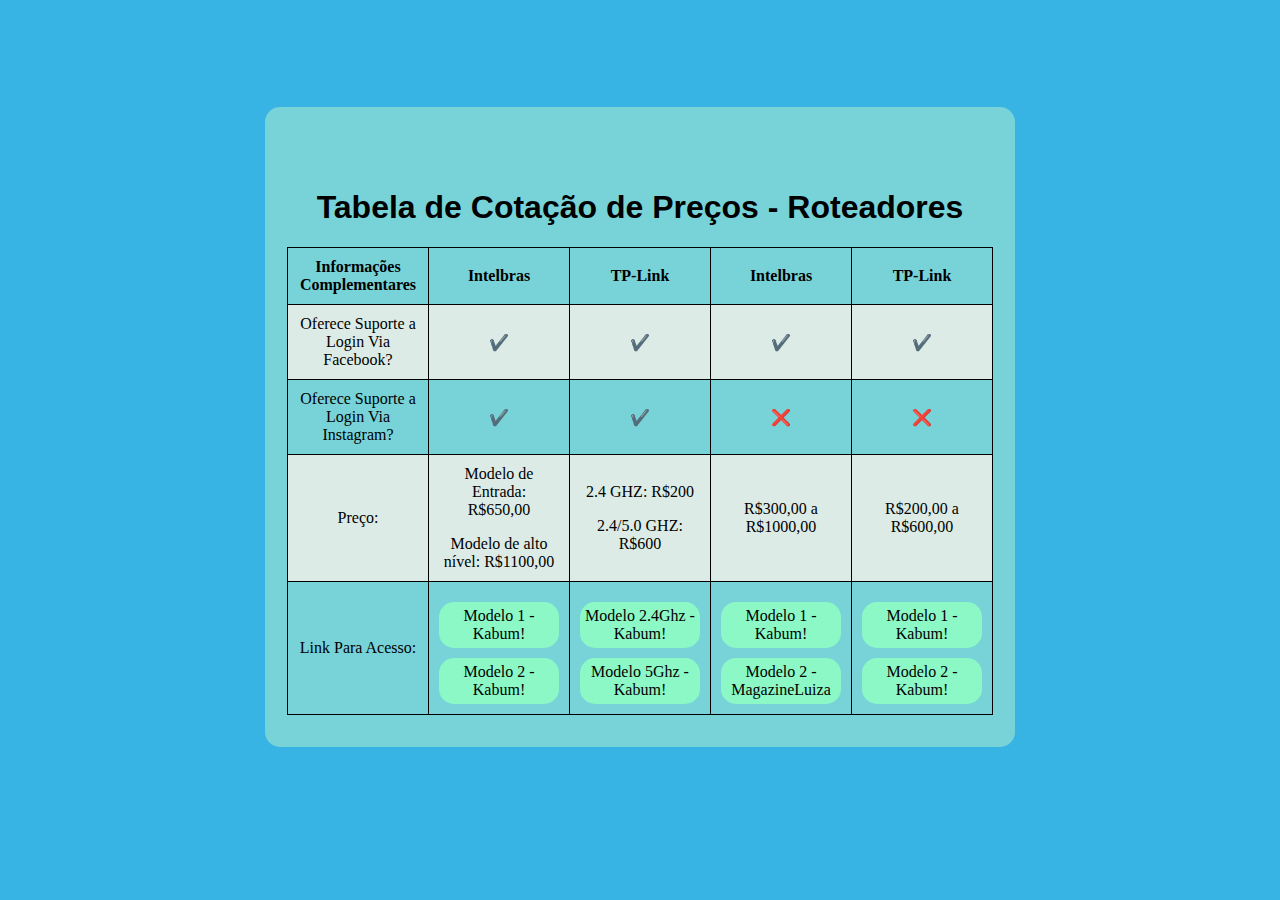
<file: CotacaoDePrecos/index.html>
<!DOCTYPE html>
<html lang="en">

<head>
    <meta charset="UTF-8">
    <meta http-equiv="X-UA-Compatible" content="IE=edge">
    <meta name="viewport" content="width=device-width, initial-scale=1.0">
    <title>Cotação de Preços</title>
    <link rel="stylesheet" type="text/css" href="style.css">
</head>

<body>
    <section>
        <h1>Tabela de Cotação de Preços - Roteadores</h1>
        <table border="1">
            <tr>
                <th colspan="2">Informações Complementares</th>
                <th>Intelbras</th>
                <th>TP-Link</th>
                <th>Intelbras</th>
                <th>TP-Link</th>
            </tr>

            <td colspan="2">Oferece Suporte a Login Via Facebook?</td>
            <td>✔️</td>
            <td>✔️</td>
            <td>✔️</td>
            <td>✔️</td>
            </tr>
            <tr>
                <td colspan="2">Oferece Suporte a Login Via Instagram?</td>
                <td>✔️</td>
                <td>✔️</td>
                <td>❌</td>
                <td>❌</td>
            </tr>
            <tr>
                <td colspan="2">Preço:</td>
                <td>Modelo de Entrada: R$650,00
                    <p></p>
                    Modelo de alto nível: R$1100,00
                </td>
                <td>2.4 GHZ: R$200
                    <p></p>
                    2.4/5.0 GHZ: R$600
                </td>
                <td>R$300,00 a R$1000,00
                </td>
                <td>R$200,00 a R$600,00
                </td>
            </tr>
            <tr>
                <td colspan="2"> Link Para Acesso:</td>
                <td><a href="https://www.kabum.com.br/produto/274074/roteador-access-point-corporativo-bspro-360-check-in-via-instagran-4750119?gclid=EAIaIQobChMIpaTlrrbI_gIVAxTUAR2RAwqVEAQYASABEgLLLPD_BwE"
                        target="_blank">Modelo 1 - Kabum!</a>
                    <a href="https://www.kabum.com.br/produto/391933/roteador-access-point-corporativo-intelbras-bspro-1350-?gclid=EAIaIQobChMI54XgsLbI_gIVJxXUAR0vUgjYEAQYBCABEgJnWfD_BwE"
                        target="_blank">Modelo 2 - Kabum!</a>
                </td>
                <td><a href="kabum.com.br/produto/188719/access-point-tp-link-300mbps-montavel-em-teto-eap115?gclid=EAIaIQobChMI1sbc4bfI_gIV4CytBh2ciwoXEAQYASABEgK7V_D_BwE"
                        target="_blank">Modelo 2.4Ghz - Kabum!</a>
                    <a href="https://www.kabum.com.br/produto/190177/access-point-tp-link-eap225-wireless-ac1200mbps-tpn0040?gclid=EAIaIQobChMI4eeP2bfI_gIVVS-tBh1MZgsLEAQYASABEgLrmPD_BwE"
                        target="_blank">Modelo 5Ghz - Kabum!</a>
                </td>
                <td><a href="https://www.kabum.com.br/produto/131904/access-point-intelbras-corporativo-2-4ghz-300mbps-ap310?gclid=EAIaIQobChMIjabXsrjI_gIVWw6tBh0MGgQ-EAQYASABEgI_5vD_BwE"
                        target="_blank">Modelo 1 - Kabum!</a>
                    <a href="https://www.magazineluiza.com.br/roteador-wireless-intelbras-access-point-ap1750-1750mbps-dualband-2-portas/p/dja240538f/in/rtdr/?&seller_id=efacil&utm_source=google&utm_medium=pla&utm_campaign=&partner_id=70403&gclid=EAIaIQobChMIiviBt7jI_gIVyCZMCh2IGwjSEAQYASABEgIh2_D_BwE&gclsrc=aw.ds"
                        target="_blank">Modelo 2 - MagazineLuiza</a>
                </td>

                <td><a href="https://www.kabum.com.br/produto/162927/roteador-tp-link-4-antenas-dual-band-ac1200-archer-c50?gclid=EAIaIQobChMIp6KVq7nI_gIVwBatBh0M6QJREAQYASABEgKn5vD_BwE"
                        target="_blank">Modelo 1 - Kabum!</a>
                    <a href="https://www.kabum.com.br/produto/190177/access-point-tp-link-eap225-wireless-ac1200mbps-tpn0040?gclid=EAIaIQobChMI0t66qLnI_gIVsA2tBh0cIgenEAQYASABEgISVPD_BwE"
                        target="_blank">Modelo 2 - Kabum!</a>
                </td>




            </tr>

        </table>
    </section>
</body>

</html>
</file>
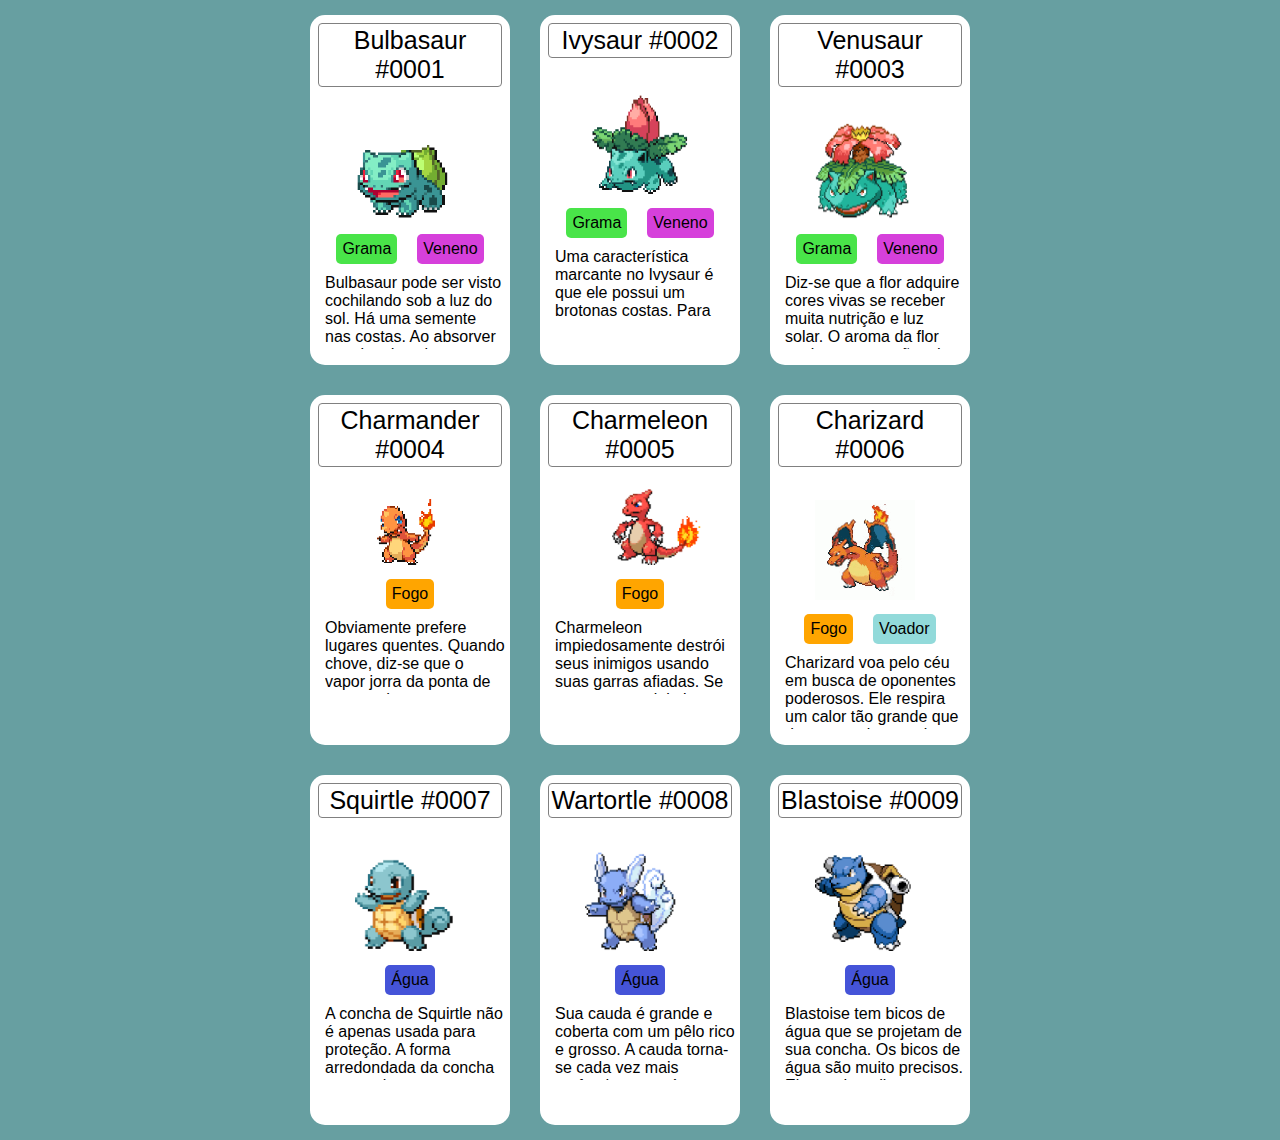
<file: CardsPokemon/paginas/index.html>
<!DOCTYPE html>
<html lang="pt-br">
  <head>
    <meta charset="UTF-8" />
    <meta http-equiv="X-UA-Compatible" content="IE=edge" />
    <meta name="viewport" content="width=device-width, initial-scale=1.0" />
    <link rel="stylesheet" type="text/css" href="../style/syle.css" />
    <title>Pokemon - Paulo Bajona</title>
    <link rel="icon" href="../img/pokebola.png" type="image/png" />
  </head>
  <body>
    <main class="container" id="vertical">
      <section class="item">
        <h1>Bulbasaur #0001</h1>
        <img src="../img/bulbassaur gif.gif" alt="Bulbassauro" />
        <div class="centralizar">
          <p class="grama">Grama</p>
          <p class="veneno">Veneno</p>
        </div>
        <div class="barra">
          <h4>
            Bulbasaur pode ser visto cochilando sob a luz do sol. Há uma semente
            nas costas. Ao absorver os raios do sol, a semente cresce
            progressivamente maior.
          </h4>
        </div>
      </section>
      <section class="item">
        <h1>Ivysaur #0002</h1>
        <img id="ivysaur" src="../img/ivysaur gif.gif" alt="Ivysaur" />
        <div class="centralizar">
          <p class="grama">Grama</p>
          <p class="veneno">Veneno</p>
        </div>
        <div class="barra">
          <h4>
            Uma característica marcante no Ivysaur é que ele possui um brotonas
            costas. Para suportar seu peso, as pernas e o tronco de Ivysaur
            ficam grossos e fortes.
          </h4>
        </div>
      </section>
      <section class="item">
        <h1>Venusaur #0003</h1>
        <img src="../img/venusaur gif.gif" alt="Venusaur" />
        <div class="centralizar">
          <p class="grama">Grama</p>
          <p class="veneno">Veneno</p>
        </div>
        <div class="barra">
          <h4>
            Diz-se que a flor adquire cores vivas se receber muita nutrição e
            luz solar. O aroma da flor acalma as emoções das pessoas.
          </h4>
        </div>
      </section>
      <div class="break"></div>
      <section class="item">
        <h1>Charmander #0004</h1>
        <img id="charmander" src="../img/charmander gif.gif" alt="Charmander" />
        <div class="centralizar">
          <p class="fogo">Fogo</p>
        </div>
        <div class="barra">
          <h4>
            Obviamente prefere lugares quentes. Quando chove, diz-se que o vapor
            jorra da ponta de sua cauda.
          </h4>
        </div>
      </section>
      <section class="item">
        <h1>Charmeleon #0005</h1>
        <img id="charmeleon" src="../img/charmeleon gif.gif" alt="Charmeleon" />
        <div class="centralizar">
          <p class="fogo">Fogo</p>
        </div>
        <div class="barra">
          <h4>
            Charmeleon impiedosamente destrói seus inimigos usando suas garras
            afiadas. Se encontrar um inimigo forte, ele se torna agressivo.
            Nesse estado excitado, a chama na ponta de sua cauda brilha com uma
            cor branca azulada
          </h4>
        </div>
      </section>
      <section class="item">
        <h1>Charizard #0006</h1>
        <img
          id="charizard"
          src="../img/charizard-sprite-rage.gif"
          alt="Charizard"
        />
        <div class="centralizar">
          <p class="fogo" id="fogocha">Fogo</p>
          <p class="voador" id="voacha">Voador</p>
        </div>
        <div class="barra">
          <h4>
            Charizard voa pelo céu em busca de oponentes poderosos. Ele respira
            um calor tão grande que derrete qualquer coisa. No entanto, nunca dá
            um sopro ardente a qualquer oponente mais fraco que ele.
          </h4>
        </div>
      </section>
      <div class="break"></div>
      <section class="item">
        <h1>Squirtle #0007</h1>
        <img src="../img/squirtle gif.gif" alt="Squirtle" />
        <div class="centralizar">
          <p class="agua">Água</p>
        </div>
        <div class="barra">
          <h4>
            A concha de Squirtle não é apenas usada para proteção. A forma
            arredondada da concha e as ranhuras na superfície ajudam a minimizar
            a resistência na água, permitindo que este Pokémon nade em alta
            velocidade.
          </h4>
        </div>
      </section>
      <section class="item">
        <h1>Wartortle #0008</h1>
        <img src="../img/wartortle gif.gif" alt="Wartortle" />
        <div class="centralizar">
          <p class="agua">Água</p>
        </div>
        <div class="barra">
          <h4>
            Sua cauda é grande e coberta com um pêlo rico e grosso. A cauda
            torna-se cada vez mais profunda na cor à medida que Wartortle
            envelhece. Os arranhões em sua concha são uma evidência da dureza
            deste Pokémon como um lutador.
          </h4>
        </div>
      </section>
      <section class="item">
        <h1>Blastoise #0009</h1>
        <img src="../img/blastoise gif.gif" alt="Blastoise" />
        <div class="centralizar">
          <p class="agua">Água</p>
        </div>
        <div class="barra">
          <h4>
            Blastoise tem bicos de água que se projetam de sua concha. Os bicos
            de água são muito precisos. Eles podem disparar balas de água com
            precisão suficiente para atingir latas vazias a uma distância de
            mais de 60 metros.
          </h4>
        </div>
      </section>
    </main>
  </body>
</html>
</file>
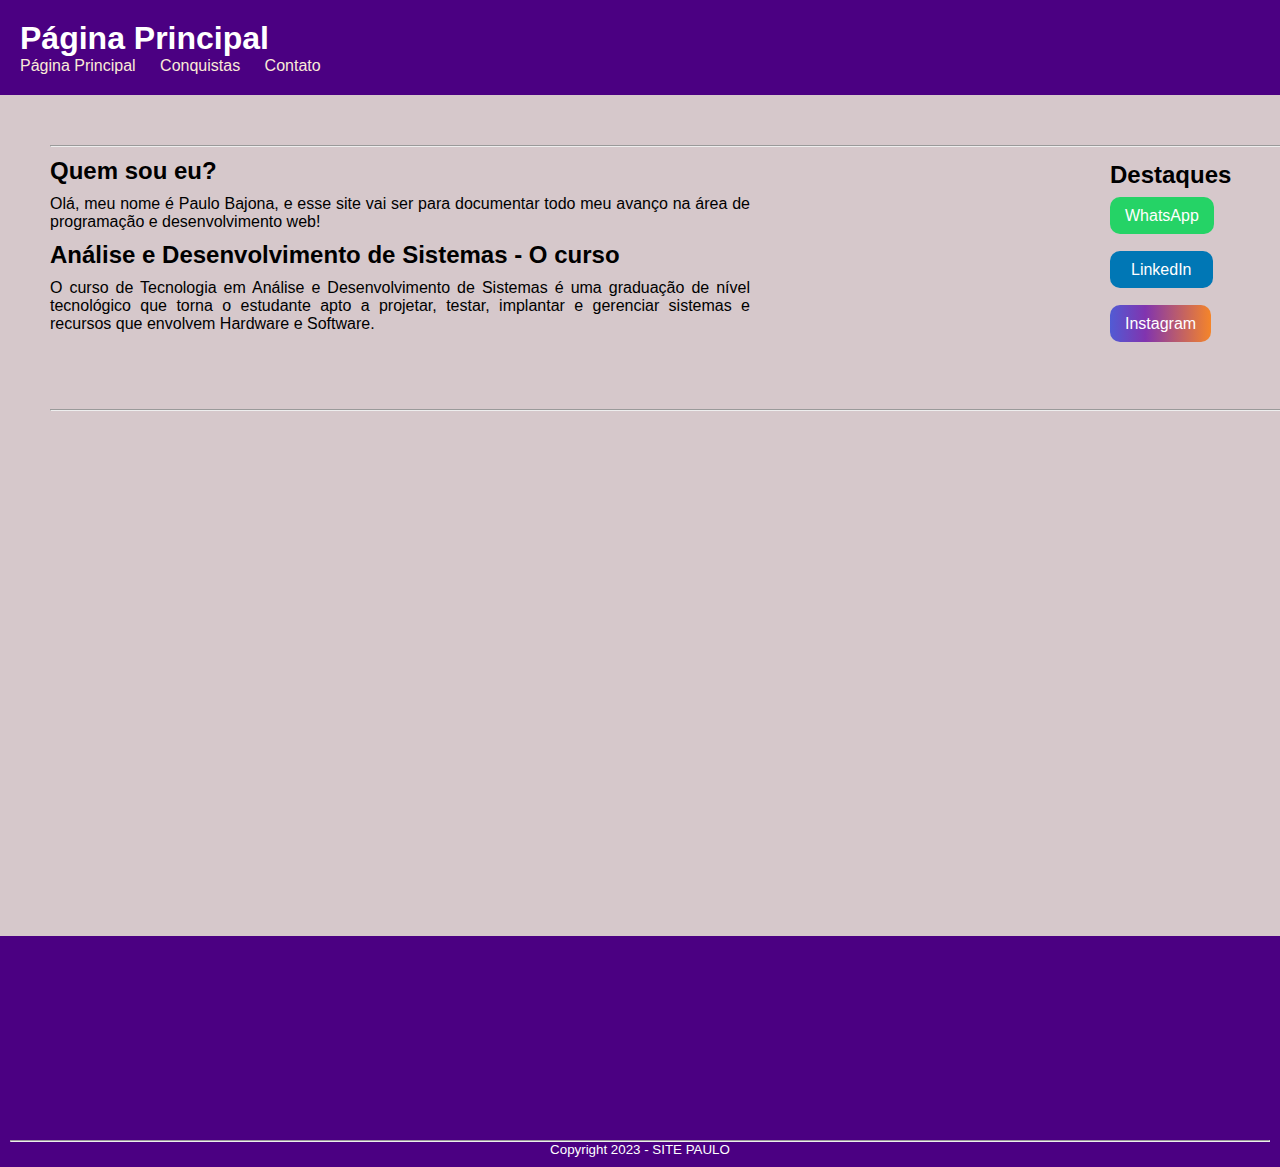
<file: PrimeiroProjeto/paginas/index.html>
<!DOCTYPE html>
<html lang="pt-BR">

<head>
    <meta charset="UTF-8">
    <title>SITE PAULO</title>
    <meta name="viewport" content="width=device-width, initial.scale=1.0">
    <link rel="stylesheet" type="text/css" href="../estilo/layout.css">
    <link rel="shortcut icon" href="../imagens/icon.webp">
</head>

<body>
    <header>
        <h1>Página Principal</h1>
        <nav>
            <ul>
                <li><a href="../paginas/index.html">Página Principal</a></li>
                <li><a href="../paginas/pagina2.html">Conquistas</a></li>
                <li><a href="../paginas/contato.html">Contato</a></li>
            </ul>
        </nav>
    </header>
    <main>
        <hr>
        <section style="height: 252px;;">
            <article>
                <h2>Quem sou eu?</h2>
                <p>Olá, meu nome é Paulo Bajona, e esse site vai ser para documentar todo meu avanço na área de programação e desenvolvimento web!</p>
            </article>
            <article>
                <h2>Análise e Desenvolvimento de Sistemas - O curso</h2>
                <p>O curso de Tecnologia em Análise e Desenvolvimento de Sistemas é uma graduação de nível tecnológico que torna o estudante apto a projetar, testar, implantar e gerenciar sistemas e recursos que envolvem Hardware e Software.</p>
            </article>
        </section>
        <hr>
    </main>  
    <aside>
        <h2>Destaques</h2>
        <ul>
            <br>
            <li><a id="wpp" href="https://wa.me/5511983611077?text=Ol%C3%A1+Paulo%2C+tudo+bem%3F" target="_blank">WhatsApp</a></li>
            <br>
            <br>
            <li><a id="linkedin" href="https://www.linkedin.com/in/paulo-bajona/" target="_blank">LinkedIn</a></li>
            <br>
            <br>
            <li><a id="insta" href="https://www.instagram.com/paulo_bajona/" target="_blank">Instagram</a></li>
        </ul>
    </aside>
    <footer>
       <hr>
        <p>Copyright 2023 - SITE PAULO</p>
    </footer>
</body>

</html>
</file>
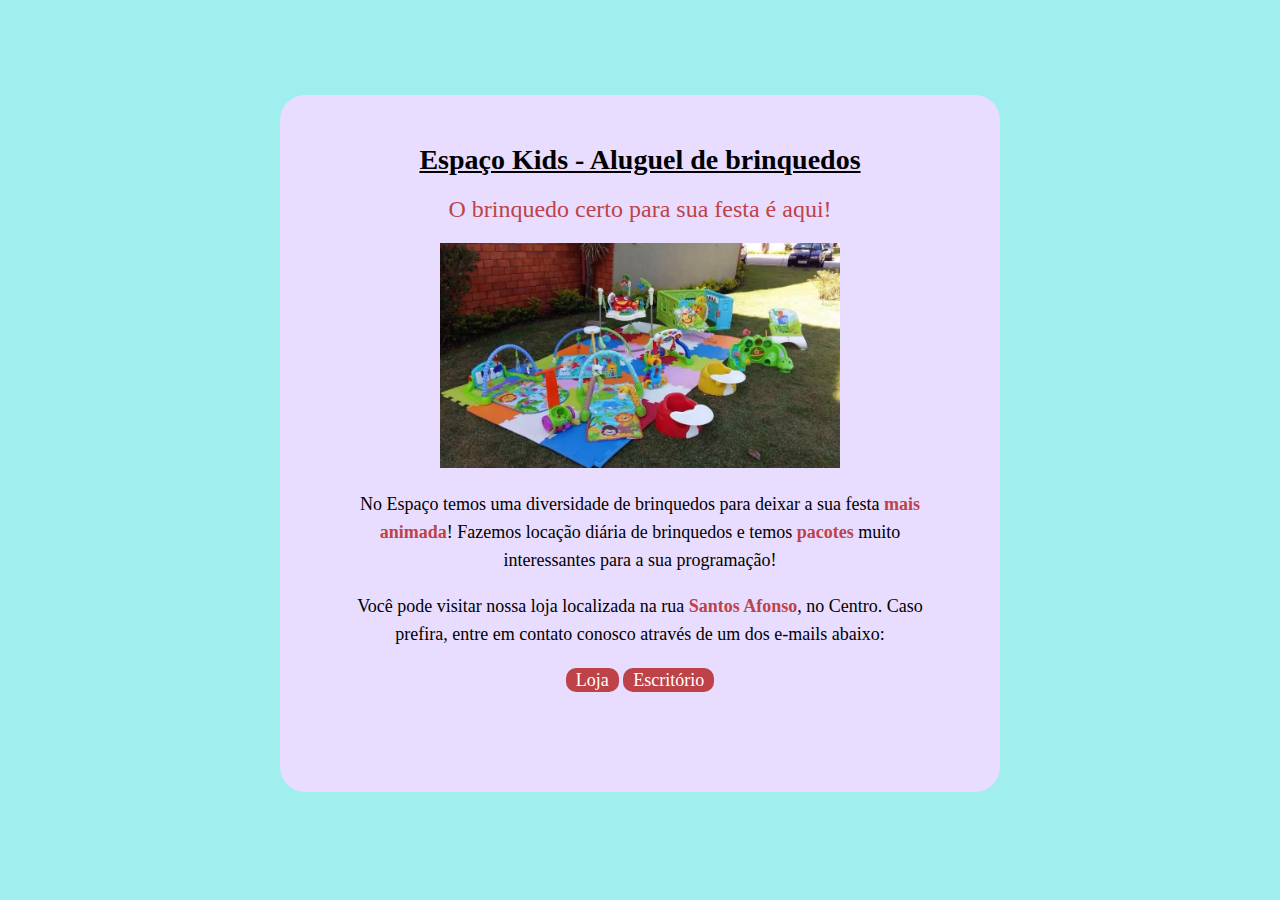
<file: ProjetoHTML-AluguelDeBrinquedos/paginas/index.html>
<!DOCTYPE html>
<html>

<head>
    <meta charset="UTF-8">
    <title>Aluguel de brinquedos</title>
    <link rel="stylesheet" href="../estilos/estilo.css">
</head>

<body>
    <main>
        <section>
            <h1>Espaço Kids - Aluguel de brinquedos</h1>
            <h2>O brinquedo certo para sua festa é aqui!</h2>
        </section>
        <section>
            <img src="../img/20106550-118780032078555-2965467153454007707-n.webp" alt="Banner Aluguel de Brinquedos">
        </section>
        <section>
            <p>No Espaço temos uma diversidade de brinquedos para deixar a sua festa <span>mais animada</span>! Fazemos
                locação diária de brinquedos e temos <span>pacotes</span> muito interessantes para a sua programação!
            </p>
            <p>Você pode visitar nossa loja localizada na rua <span>Santos Afonso</span>, no Centro. Caso prefira, entre
                em contato conosco através de um dos e-mails abaixo:
            </p>
            <p><a href="mailto:espacokidsloja@email.com">Loja</a> <a
                    href="mailto:espacokidscontato@email.com">Escritório</a></p>
        </section>
    </main>
</body>

</html>
</file>
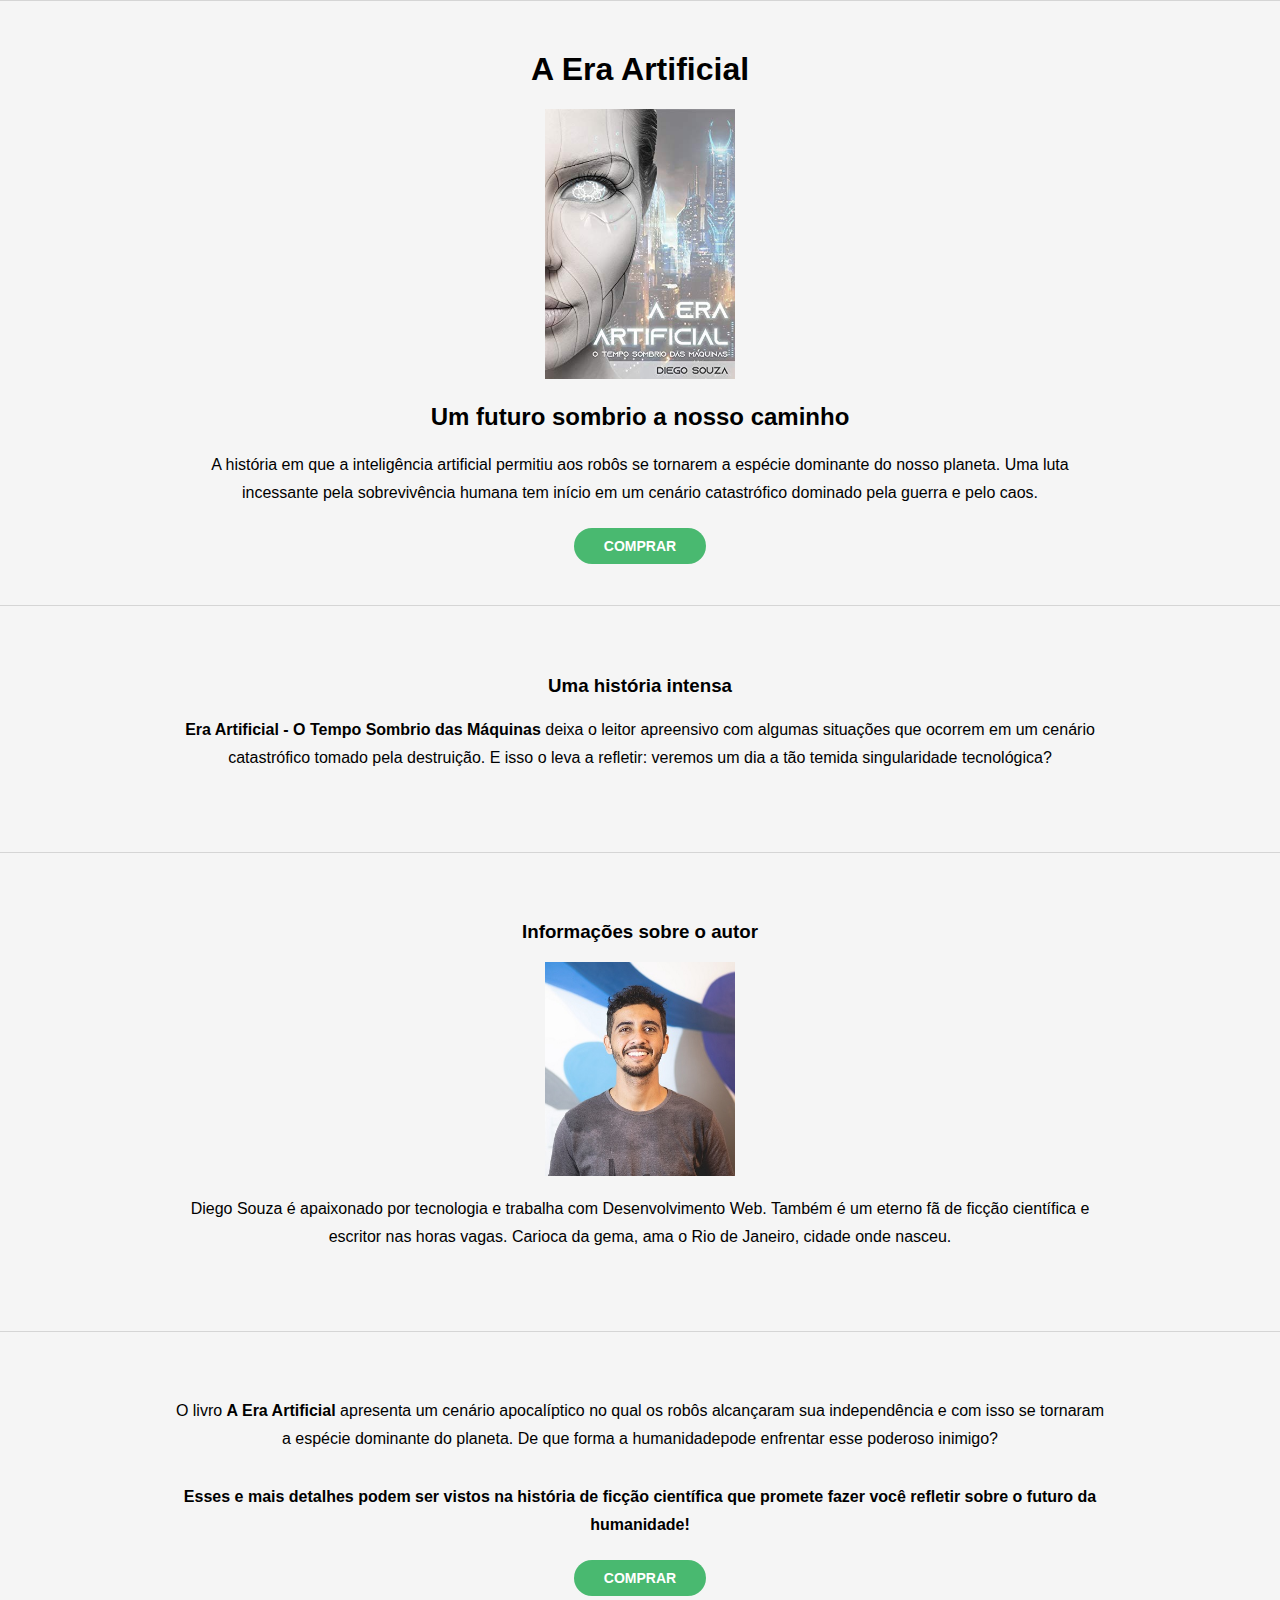
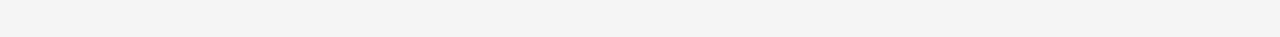
<file: ProjetoHTML-ApresentacaoDeLivro/paginas/index.html>
<!DOCTYPE HTML>
<html>
<head>
    <meta charset="UTF-8">
    <meta name="description" content="A guerra entre homens e robôs que mudou drasticamente a vida na Terra">
    <title>Livro: A Era Artificial</title>
    <link rel="stylesheet" href="../estilos/estilo.css">
</head>
<body>
    <div>
        <h1>A Era Artificial</h1>
        <img src="../img/capa-livro.jpg">
        <h2>Um futuro sombrio a nosso caminho</h2>
        <p>A história em que a inteligência artificial permitiu aos robôs se tornarem a espécie dominante do nosso planeta. Uma luta incessante pela sobrevivência humana tem início em um cenário catastrófico dominado pela guerra e pelo caos.</p>
        <a href="https://bityli.com/qmLwXr">COMPRAR</a>
    </div>
    <div>
        <h3>Uma história intensa</h3>
        <p><span>Era Artificial - O Tempo Sombrio das Máquinas</span> deixa o leitor apreensivo com algumas situações que ocorrem em um cenário catastrófico tomado pela destruição. E isso o leva a refletir: veremos um dia a tão temida singularidade tecnológica?</p>
    </div>
    <div>
        <h3>Informações sobre o autor</h3>
        <img src="../img/autor.jpg">
        <p>Diego Souza é apaixonado por tecnologia e trabalha com Desenvolvimento Web. Também é um eterno fã de ficção científica e escritor nas horas vagas. Carioca da gema, ama o Rio de Janeiro, cidade onde nasceu.</p>
    </div>
    <div>
        <p>O livro <span>A Era Artificial</span> apresenta um cenário apocalíptico no qual os robôs alcançaram sua independência e com isso se tornaram a espécie dominante do planeta. De que forma a humanidadepode enfrentar esse poderoso inimigo?</p>
        <p><span>Esses e mais detalhes podem ser vistos na história de ficção científica que promete fazer você refletir sobre o futuro da humanidade!</span></p>
        <a href="https://amzn.to/3bXy1g9">COMPRAR</a>
    </div>
</body>
</html>
</file>
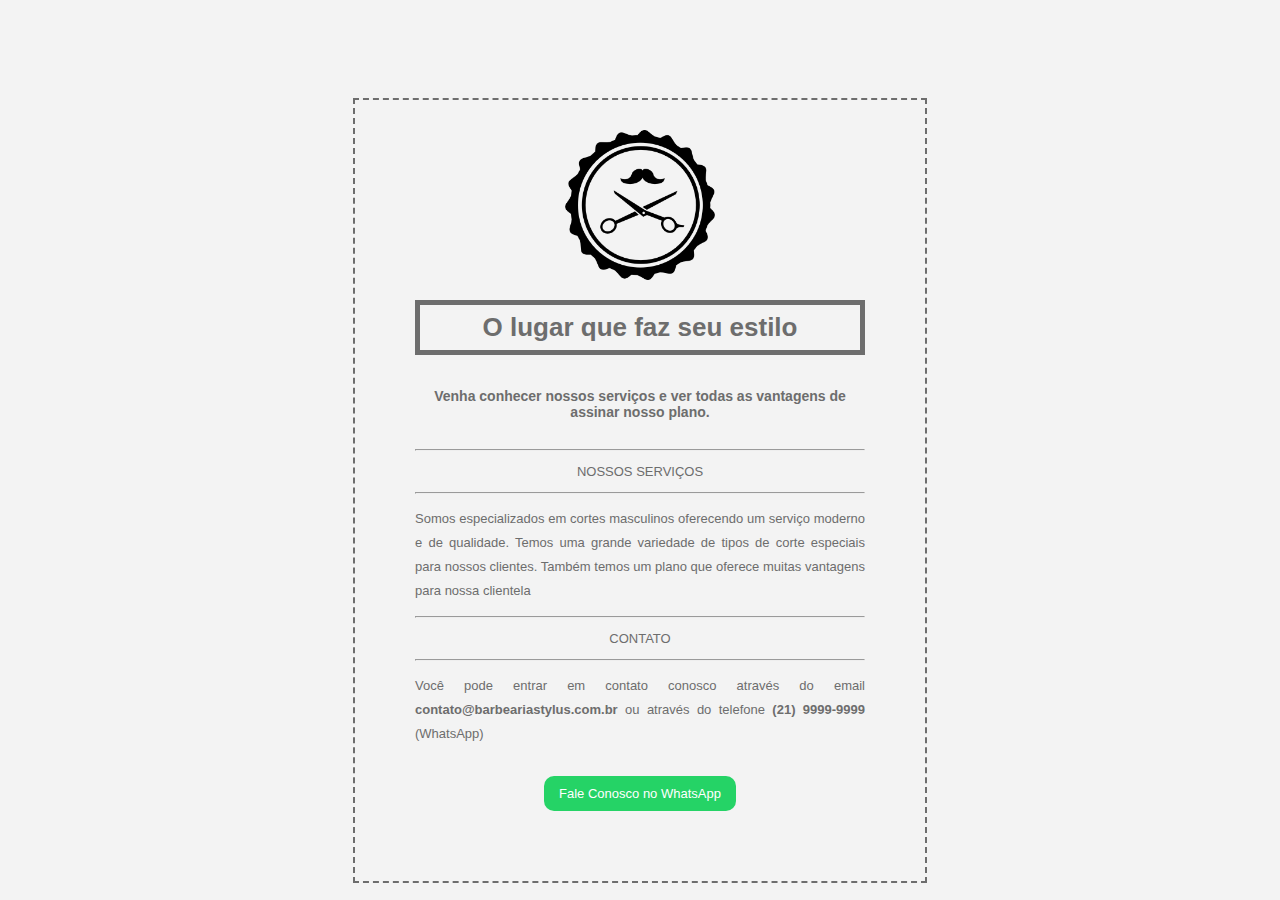
<file: ProjetoHTML-BarbeariaStylus/paginas/index.html>
<!DOCTYPE html>
<html lang="en">

<head>
    <meta charset="UTF-8">
    <meta http-equiv="X-UA-Compatible" content="IE=edge">
    <meta name="viewport" content="width=device-width, initial-scale=1.0">
    <link rel="stylesheet" type="text/css" href="../estilos/style.css">
    <title>Barbearia Stylus</title>
</head>

<body>

    <main>
        <img src="../img/ce2eb5c24ec4ea4a59ec9a82905765d8.png" alt="Barber Shop">
        <h1 class="meio">O lugar que faz seu estilo</h1>
        <p id="conheca">Venha conhecer nossos serviços e ver todas as vantagens de assinar nosso plano.</p>
        <hr>
        <p class="meio">NOSSOS SERVIÇOS</p>
        <hr>
        <P class="justificado">Somos especializados em cortes masculinos oferecendo um serviço moderno e de qualidade. Temos uma grande
            variedade de tipos de corte
            especiais para nossos clientes. Também temos um plano que oferece muitas vantagens para nossa clientela</P>
        <hr>
        <p class="meio">CONTATO</p>
        <hr>
        <p class="justificado" id="marginbaixo">Você pode entrar em contato conosco através do email <span>contato@barbeariastylus.com.br</span> ou através
            do telefone <span>(21) 9999-9999</span> (WhatsApp)</p>
        <a href="">Fale Conosco no WhatsApp</a>
    </main>

</body>

</html>
</file>
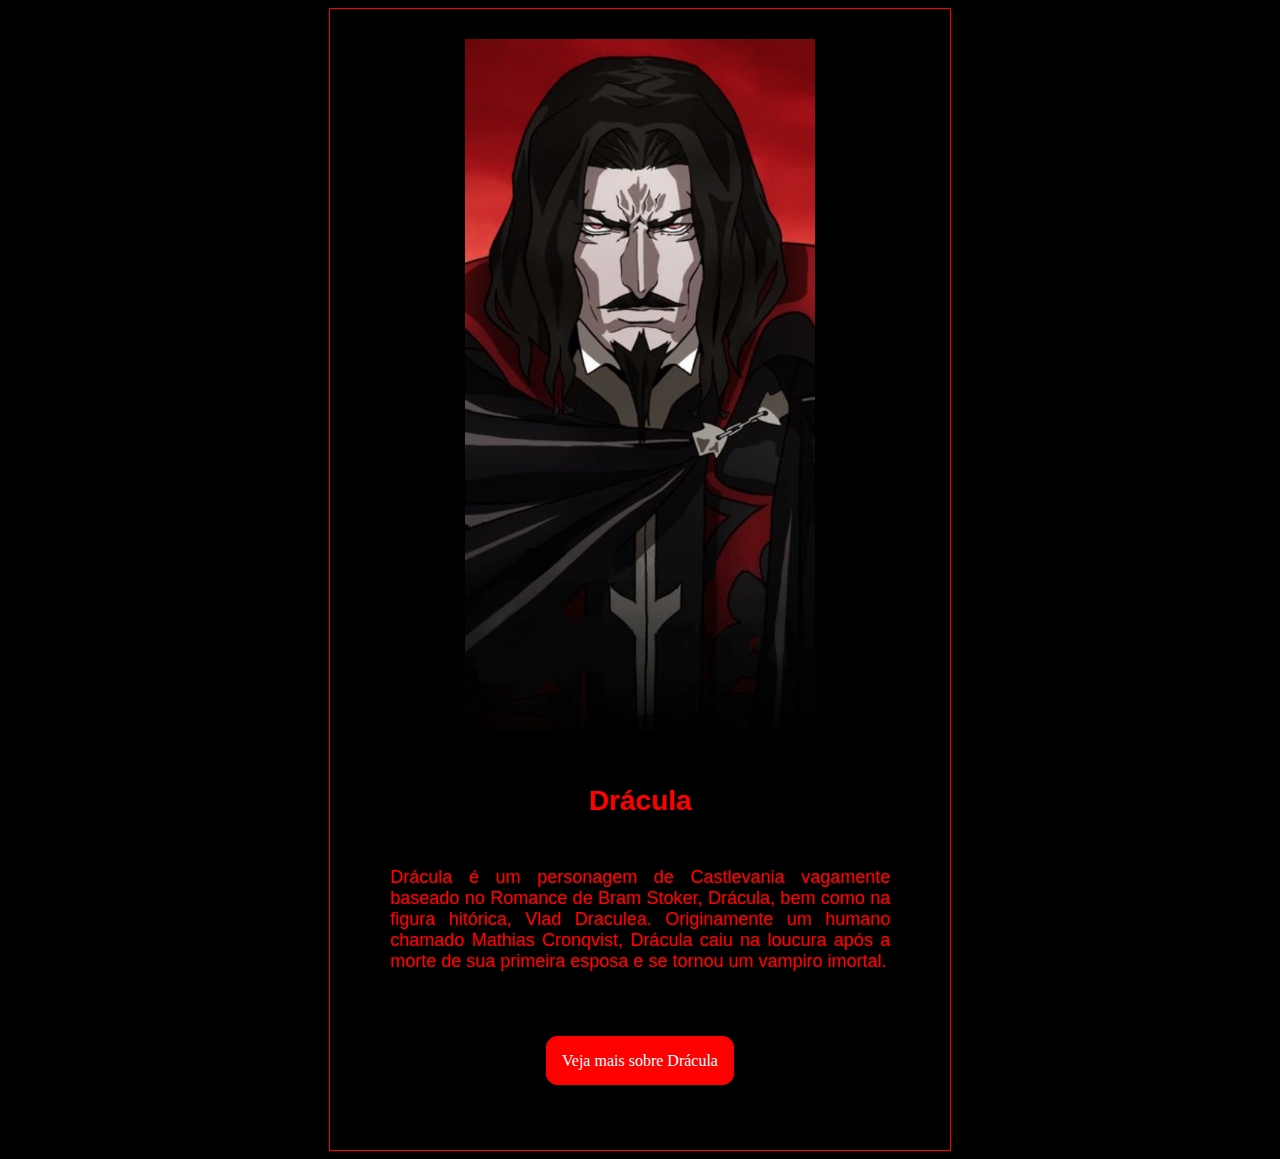
<file: ProjetoHTML-Castlevania/Paginas/index.html>
<!DOCTYPE html>
<html lang="pt-BR">
<head>
  <meta charset="UTF-8">
  <meta http-equiv="X-UA-Compatible" content="IE=edge">
  <meta name="viewport" content="width=device-width, initial-scale=1.0">
  <link rel="stylesheet" type="text/css" href="../Estilos/style.css">
  <title>Personagens - Castlevania</title>
</head>
<body>
  <section>
    <img src="../img/Dracula_29_-_03.webp" alt="Foto - Dracula - Castlevania">
    <h1>Drácula</h1>
    <p><span>Drácula é um personagem de Castlevania vagamente baseado no Romance de Bram Stoker, Drácula, 
      bem como na figura hitórica, Vlad Draculea. Originamente um humano chamado Mathias Cronqvist, Drácula 
      caiu na loucura após a morte de sua primeira esposa e se tornou um vampiro imortal.</span></p>
    <a href=""><span id="textolink">Veja mais sobre Drácula</span></a>
    </section>
</body>
</html>
</file>
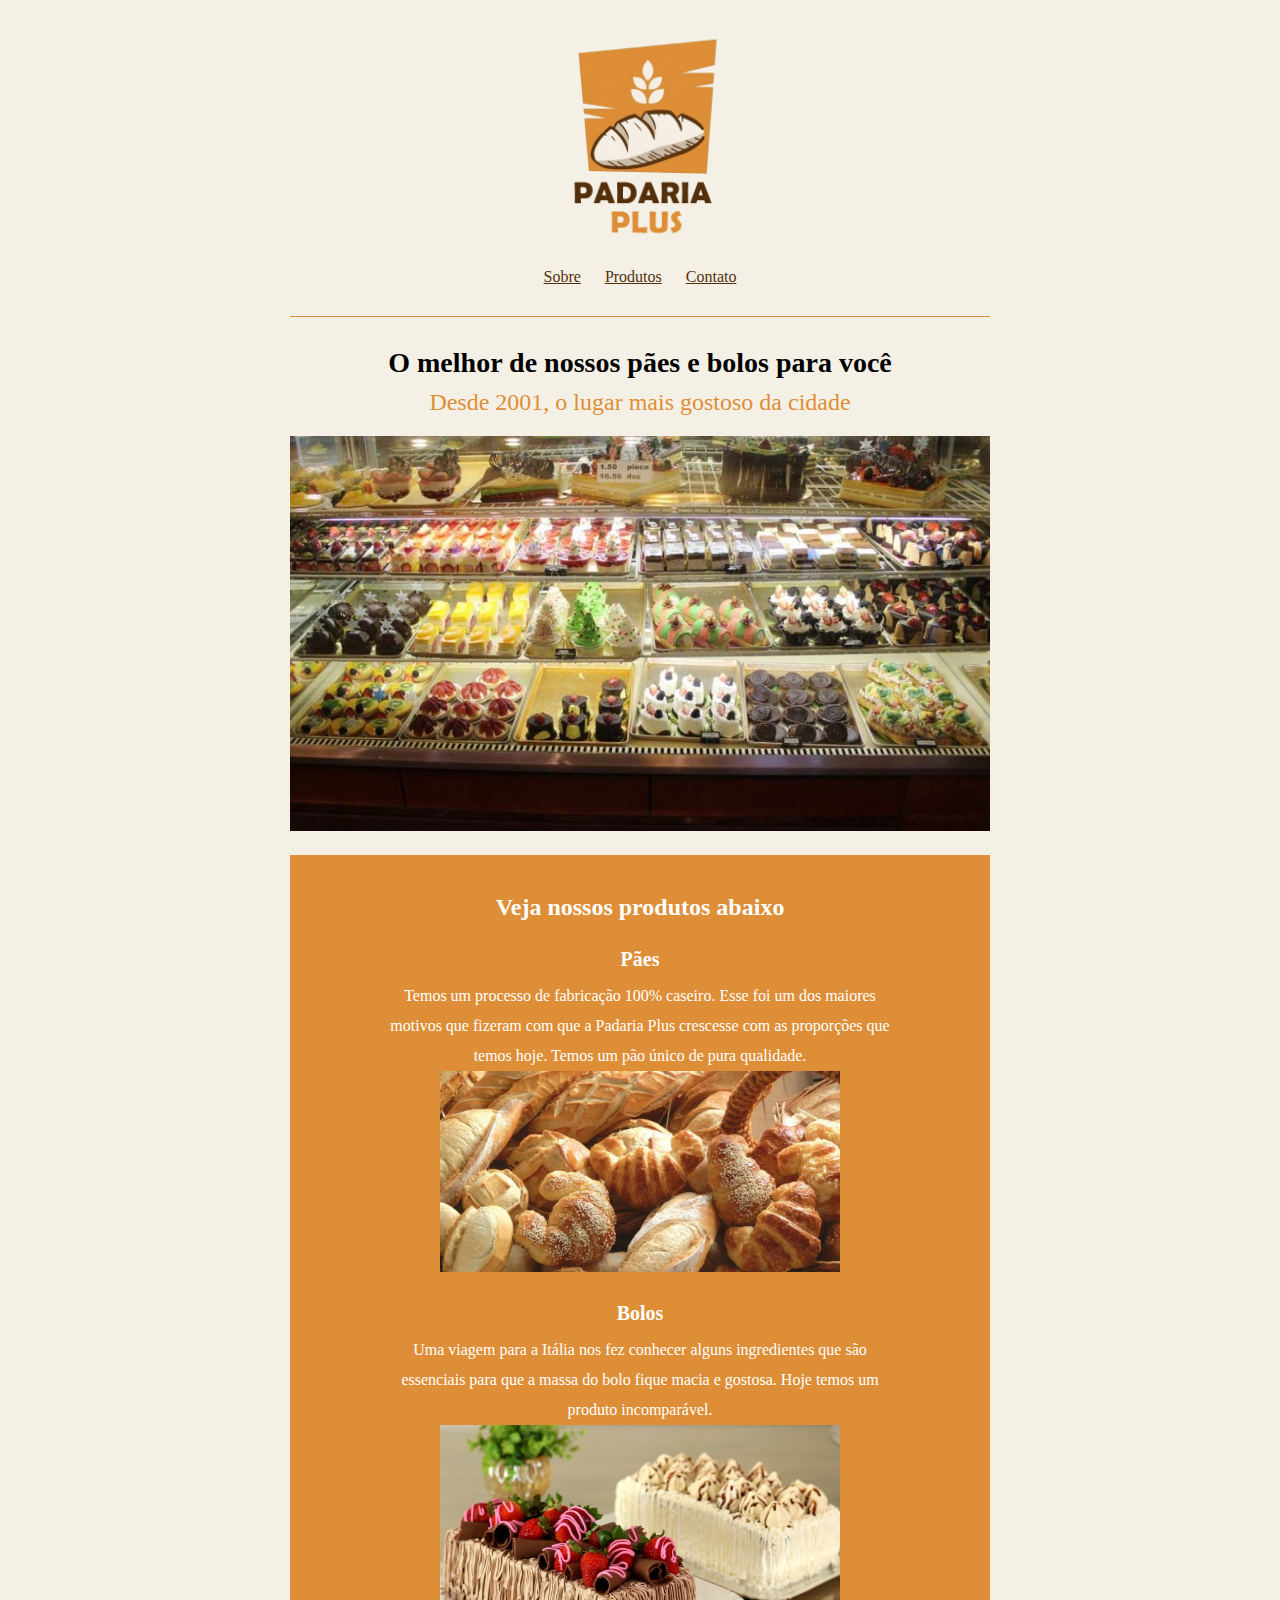
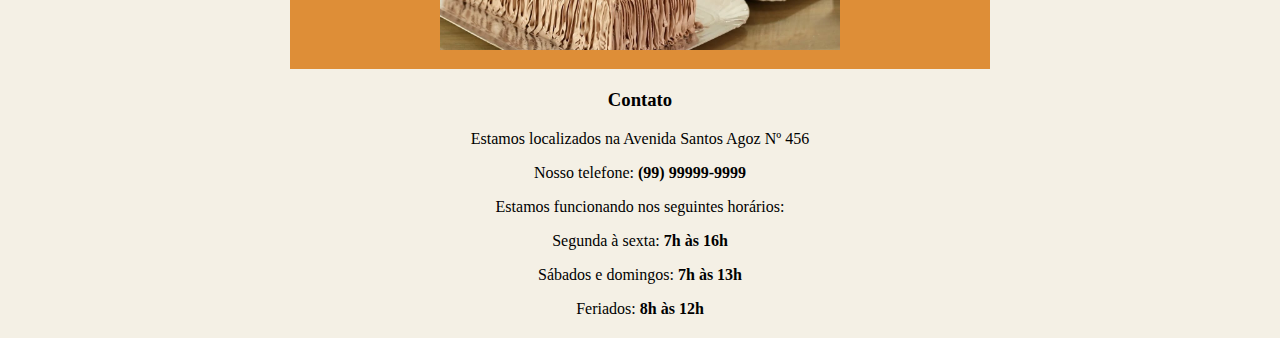
<file: ProjetoHTML-SitePadaria/paginas/index.html>
<!DOCTYPE html>
<html>
<head>
    <meta charset="UTF-8">
    <title>Padaria Plus</title>
    <link rel="stylesheet" href="../estilos/estilo.css">
</head>
<body>
    <section class="secao">
        <img class="imagem-logotipo" src="../img/logo.png" alt="Logotipo Padaria Plus">
        <p>
            <a href="#sobre">Sobre</a>
            <a href="#produtos">Produtos</a>
            <a href="#contato">Contato</a>
        </p>
    </section>
    <section class="secao" id="sobre">
        <h1>O melhor de nossos pães e bolos para você</h1>
        <h2>Desde 2001, o lugar mais gostoso da cidade</h2>
        <img class="imagem-banner" src="../img/produtos-padaria.jpg">
    </section>
    <section class="secao secao-destaque" id="produtos">
        <h3>Veja nossos produtos abaixo</h3>
        <h4>Pães</h4>
        <p>Temos um processo de fabricação 100% caseiro. Esse foi um dos maiores motivos que fizeram com que a Padaria Plus crescesse com as proporções que temos hoje. Temos um pão único de pura qualidade.</p>
        <img src="../img/paes.jpg" alt="Pães - Padaria Plus">
        <h4>Bolos</h4>
        <p>Uma viagem para a Itália nos fez conhecer alguns ingredientes que são essenciais para que a massa do bolo fique macia e gostosa. Hoje temos um produto incomparável.</p>
        <img src="../img/bolos.jpg" alt="Bolos - Padaria Plus">
    </section>
    <section class="secao" id="contato">
        <h3>Contato</h3>
        <p>Estamos localizados na Avenida Santos Agoz Nº 456</p>
        <p>Nosso telefone: <span>(99) 99999-9999</span></p>
        <p>Estamos funcionando nos seguintes horários:</p>
        <p>Segunda à sexta: <span>7h às 16h</span></p>
        <p>Sábados e domingos: <span>7h às 13h</span></p>
        <p>Feriados: <span>8h às 12h</span></p>
    </section>
</body>
</html>
</file>
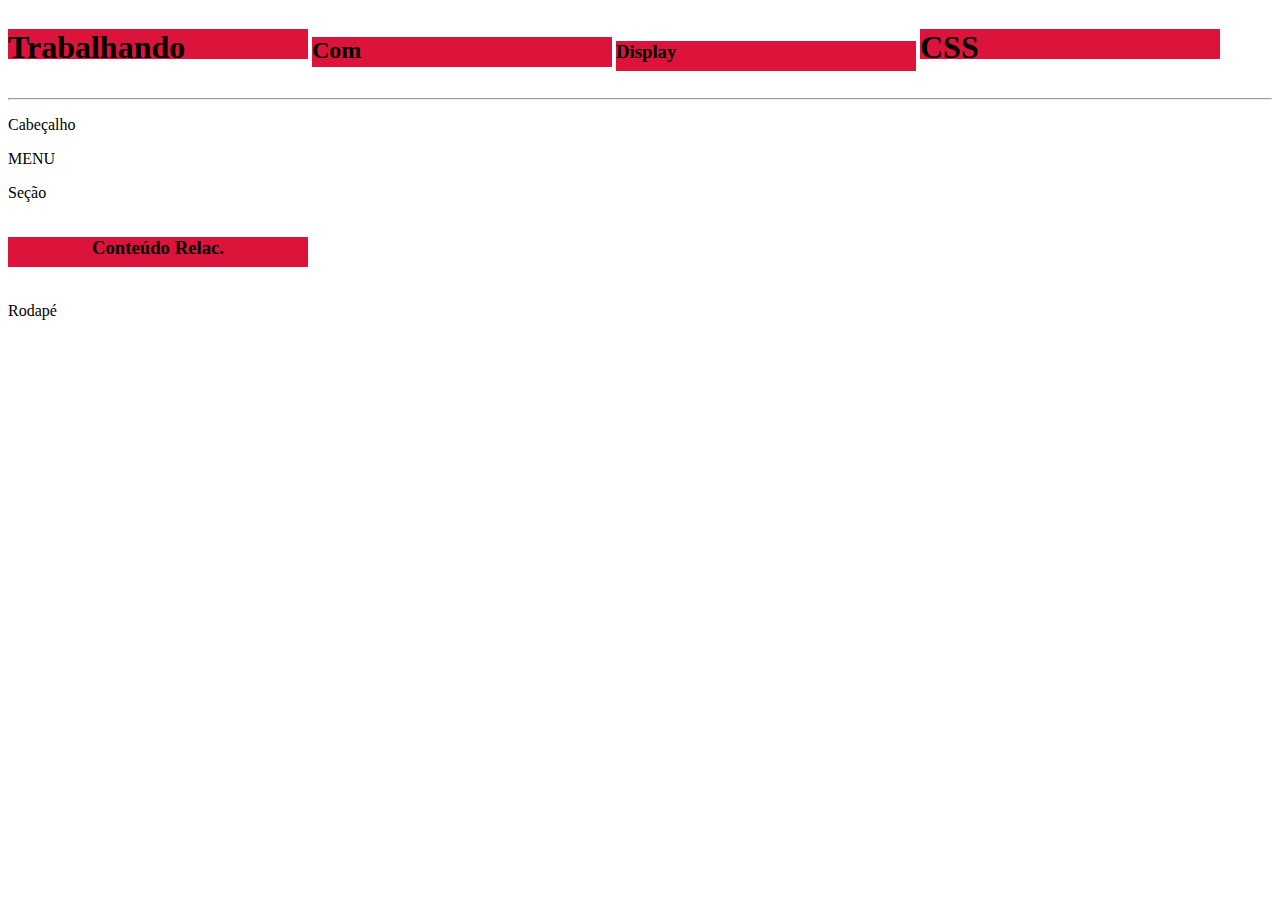
<file: ProjetosIniciais - HTML/Display/index.html>
<!doctype html>

<html lang="pt-BR">

    <head>

        <title>Aula 6</title>
        <!--Estilo (CSS) interno.  Utilizar apenas quando necessário. Procure evitar!-->
        <style>
            h1, h2, h3{
                display: inline-block;
                background-color: crimson;
                width: 300px;
                height: 30px;
            }
        </style>
        <meta charset="utf-8">
    </head>
    <body>
        <h1 id="format">Trabalhando</h1>
        <h2>Com</h2>
        <h3>Display</h3>
        <h1>CSS</h1>
        <hr>
        <main>
            <header>
            <p>Cabeçalho</p>
            </header>
            <nav>
                <p>MENU</p>
            </nav>
            <section> 
                <p>Seção</p>
            </section>
            <aside>
                <!--Utilização de estilo (CSS) inline. Evitar a utilização deste tipo de estilo-->
                <h3 style="text-align: center;"> Conteúdo Relac.</h3>
            </aside>
            <footer>
                <p>Rodapé</p>
            </footer>
        </main>
    </body>
</html>
</file>
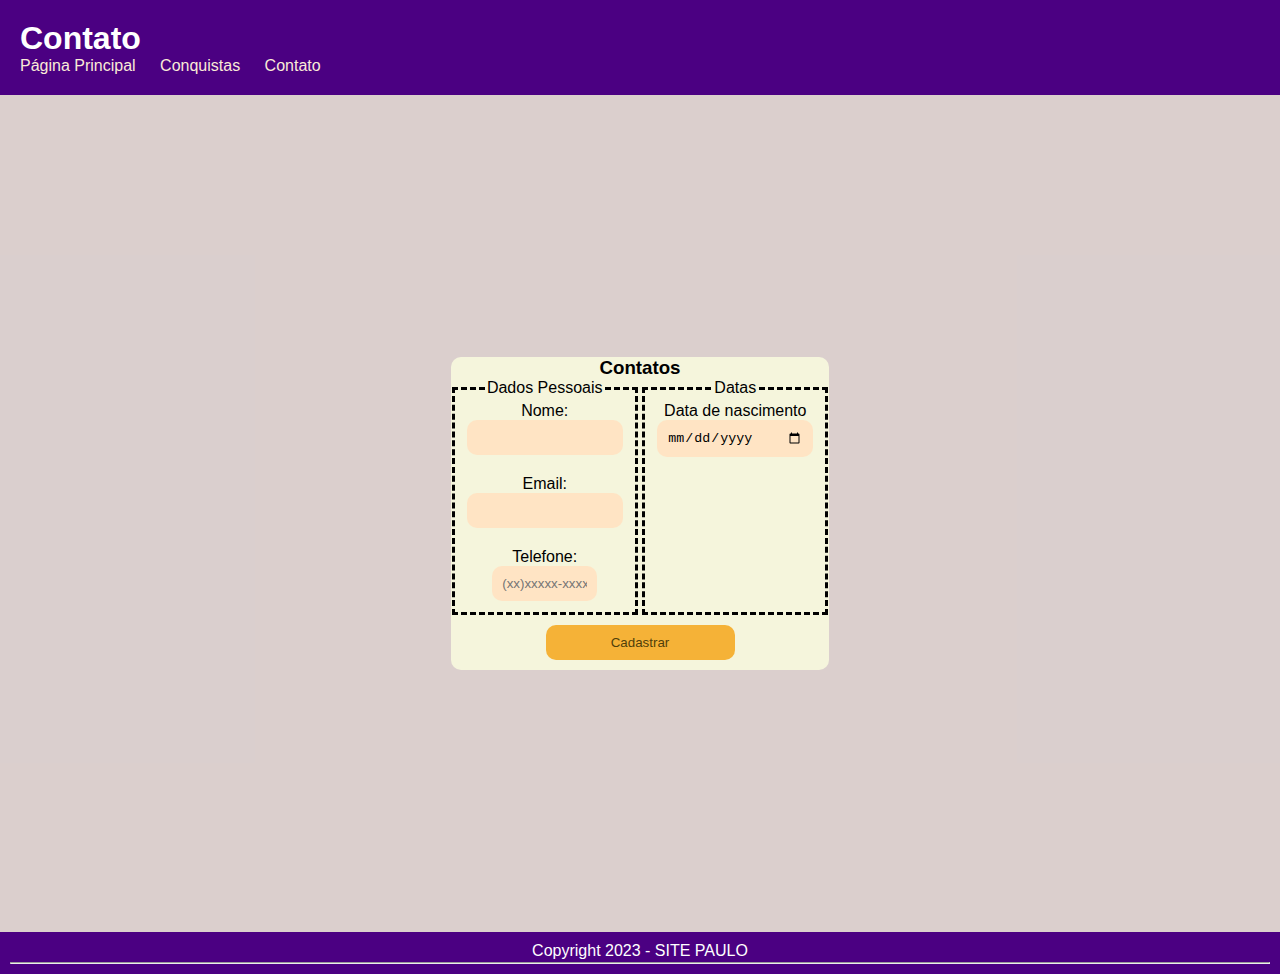
<file: PrimeiroProjeto/paginas/contato.html>
<!DOCTYPE html>
<html lang="pt-BR">

<head>
    <meta charset="UTF-8">
    <title>Contato - Meu Site</title>
    <meta name="viewport" content="width=device-width, initial.scale=1.0">
    <link rel="stylesheet" type="text/css" href="../estilo/contato.css">
    <link rel="shortcut icon" href="../imagens/icon.webp">
</head>

<body>
    <header>
        <h1>Contato</h1>
        <nav>
            <ul>
                <li><a href="../paginas/index.html">Página Principal</a></li>
                <li><a href="../paginas/pagina2.html">Conquistas</a></li>
                <li><a href="../paginas/contato.html">Contato</a></li>
            </ul>
        </nav>
    </header>
    <!--- Formulários - 05/04/23 --->

    <!--Tipos de input
    Text;;
    Radio;
    email;
    button;
    date;
    month;
    tel;
    number;
    url;
    etc-->

    <!--Propriedades input
    autocomplete
    autofocus
    min e max
    pattern
    placeholder
    list
    height e width
    etc-->
    <main>
        <section>
            <form action="#" method="post">
            <h3>Contatos</h3>
            <fieldset>
                <legend>Dados Pessoais</legend>
                <p>
                    <label for="nome">Nome:</label>
                    <input type="text" id="nome" required>
                </p>
                <p>
                    <label for="e_mail">Email:</label>
                    <input type="email" id="e_mail">
                </p>
                <p>
                    <label for="telefone">Telefone:</label>
                <input type="tel" id="telefone" placeholder="(xx)xxxxx-xxxx">
                </p>
                </fieldset>
                <fieldset>
                    <legend>Datas</legend>
                    <p>
                        <label for="dtnascimento">Data de nascimento</label>
                <input type="date" id="dtnascimento">
                    </p>
                </fieldset>
                <input type="submit" value="Cadastrar">
            </form>
        </section>
    </main>
    <footer>
        <p>Copyright 2023 - SITE PAULO</p>
        <hr>
    </footer>

</body>

</html>
</file>
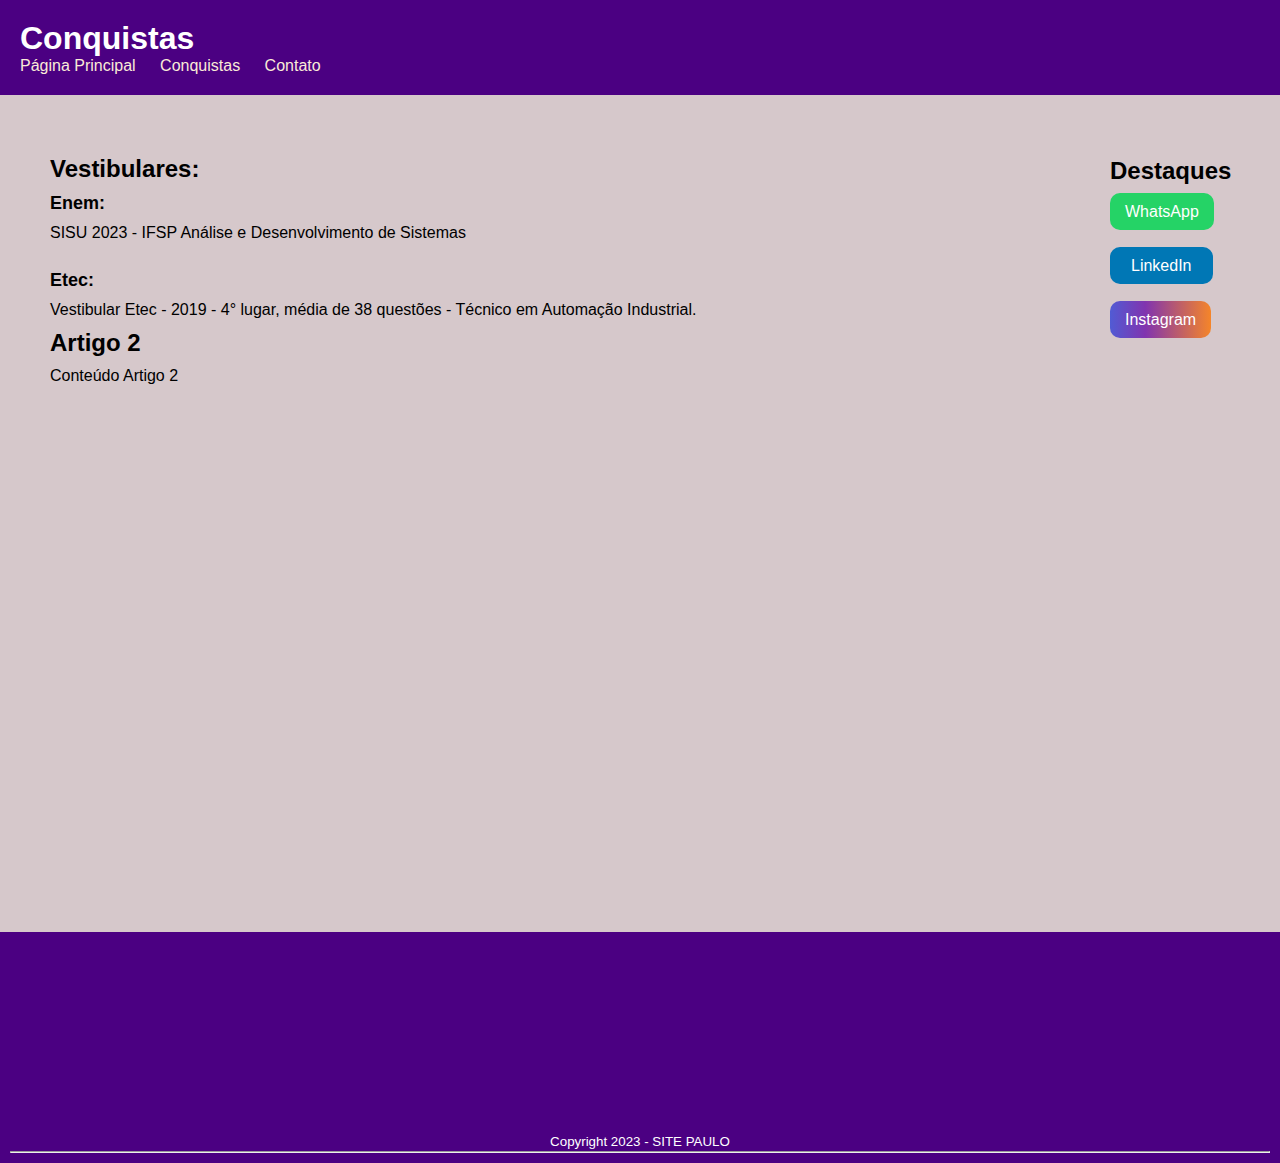
<file: PrimeiroProjeto/paginas/pagina2.html>
<!DOCTYPE html>
<html lang="pt-BR">

<head>
    <meta charset="UTF-8">
    <title>Conquistas</title>
    <meta name="viewport" content="width=device-width, initial.scale=1.0">
    <link rel="stylesheet" type="text/css" href="../estilo/layout.css">
    <link rel="shortcut icon" href="../imagens/icon.webp">
</head>

<body>
    <header>
        <h1>Conquistas</h1>
        <nav>
            <ul>
                <li><a href="../paginas/index.html">Página Principal</a></li>
                <li><a href="../paginas/pagina2.html">Conquistas</a></li>
                <li><a href="../paginas/contato.html">Contato</a></li>
            </ul>
        </nav>
    </header>
    <main>
        <section>
            <article>
                <h2>Vestibulares:</h2>
                <strong><p style="font-size: large;">Enem:</p></strong>
                <p>SISU 2023 - IFSP Análise e Desenvolvimento de Sistemas</p>
                <br>    
                <strong><p style="font-size: large;">Etec:</p></strong>
                <p>Vestibular Etec - 2019 - 4° lugar, média de 38 questões - Técnico em Automação Industrial.</p>
            </article>
            <article>
                <h2>Artigo 2</h2>
                <p>Conteúdo Artigo 2</p>
            </article>
        </section>
    </main>    
    <aside>
        <h2>Destaques</h2>
        <ul>
            <br>
            <li><a id="wpp" href="https://wa.me/5511983611077?text=Ol%C3%A1+Paulo%2C+tudo+bem%3F" target="_blank">WhatsApp</a></li>
            <br>
            <br>
            <li><a id="linkedin" href="https://www.linkedin.com/in/paulo-bajona/" target="_blank">LinkedIn</a></li>
            <br>
            <br>
            <li><a id="insta" href="https://www.instagram.com/paulo_bajona/" target="_blank">Instagram</a></li>
        </ul>
    </aside>
    <footer>
        <p>Copyright 2023 - SITE PAULO</p>
        <hr>
    </footer>
</body>

</html>
</file>
<file: CotacaoDePrecos/style.css>
h1  {
    text-align: center;
    font-family: Verdana, Geneva, Tahoma, sans-serif;
    }
    
    table, th, td {
    border: 1px solid black;
    }
    
    table {
    border-collapse: collapse;
    margin: auto;
    }
    
    th, td{
    padding: 10px;
    text-align: center;
    width: 120px;
    }
    
    th{
    font-weight: bold;
    }
    
    
    tr:nth-child(even) {
    background-color: #DCEBE6;
    }
    
    tr:hover:nth-child(1n + 2) {
    background-color: #085F63;
    color: #fff;
    }
    body {
        background-color: rgb(55, 179, 228);
    }
    section {
        margin: 8.5% auto;
        padding-top: 60px;
        border-radius: 15px;
        width: 750px;
        height: 580px;
        background-color: #77d3d8;
    }
    a {
        text-decoration: none;
        color: black;
        border: #8bf8c5;
        background-color: #8bf8c5;
        padding: 5px;
        display: block;
        border-radius: 15px;
        margin-top: 10px;
    }
</file>
<file: CardsPokemon/style/syle.css>
* {
  margin: 0;
  padding: 0;
  font-family: "Segoe UI", Tahoma, Geneva, Verdana, sans-serif;
}
body {
  background-color: rgb(103, 159, 161);
}
section {
  background-color: rgb(255, 255, 255);
  width: 200px;
  height: 350px;
  border-radius: 15px;
  display: inline-block;
  margin: 15px;
}
img {
  width: 100px;
  height: 100px;
  margin-left: 45px;
  margin-top: 25px;
}
#ivysaur {
    width: 150px;
    height: 100px;
    margin: 0;
    margin-left: 25px;
    margin-top: 28px;
}
#charizard {
    margin-left: 45px;
    margin-top: 25px;
}
#charmeleon {
    height: 80px;
    margin-left: 72px;
    margin-top: 10px;
}
#charmander {
    margin-top: -10px;
}
.container {
  flex-wrap: wrap;
  display: flex;
  margin-left: 23%;
  margin-right: 23%;
}
#vertical {
    margin-top: 0%;
  }
.centralizar, #barra, .container {
  display: flex;
  align-items: center;
  justify-content: center;
  position: relative;
}
.container:hover > :not(:hover) {
  transform: scale(0.9);
  opacity: 0.4;
  filter: blur(3px);
}

h1 {
  text-align: center;
  margin: 8px;
  padding: 2px;
  border: 1px solid gray;
  font-weight: 50;
  font-size: 25px;
  border-radius: 4px;
}
p {
  margin: 10px;
}
.grama {
  background-color: rgb(73, 228, 73);
  padding: 6px;
  border-radius: 5px;
}
.veneno {
  background-color: rgb(214, 64, 219);
  padding: 6px;
  border-radius: 5px;
}
.fogo {
  background-color: orange;
  padding: 6px;
  border-radius: 5px;
}
.voador {
    background-color: rgb(146, 218, 218);
    padding: 6px;
    border-radius: 5px;
}
.agua {
    background-color: rgb(69, 84, 216);
    padding: 6px;
    border-radius: 5px;
}

.item {
  transition: 0.35s;
  cursor: pointer;
}

.barra {
    overflow: auto;
    height: 75px;
    margin-left: 15px;
    width: 180px;
    text-justify: auto;
  }
h4 {
  font-weight: 200;
}
.break {
  flex-basis: 100%;
  height: 0;
}

/* width */
::-webkit-scrollbar {
  width: 5px;
}

/* Track */
::-webkit-scrollbar-track {
  background: #b8b7b7;
}

/* Handle */
::-webkit-scrollbar-thumb {
  background: #54c499;
  border-radius: 10px;
}

/* Handle on hover */
::-webkit-scrollbar-thumb:hover {
  background: #73dab2;
}
</file>
<file: PrimeiroProjeto/estilo/layout.css>
* {
    margin: 0;
    padding: 0;
}

body {
    font-family:'Lucida Sans', 'Lucida Sans Regular', 'Lucida Grande', 'Lucida Sans Unicode', Geneva, Verdana, sans-serif;
    background-color: indigo;
}
header {
    background-color: indigo;
    color: white;
    padding: 20px;
}
header h1 {
     margin: 0;
}
nav ul{
    margin: 0;
    padding: 0;
    list-style: none;
}
nav ul li {
    display: inline-block;
    margin-right: 20px;
}
body aside a {
    text-decoration: none;
    padding: 10px 15px;
    border-radius: 10px;
    font-family:Verdana, Geneva, Tahoma, sans-serif
    
}
#wpp {
    color: white;
    background-color: #25D366;
}
#linkedin {
    color: white ;
    background-color: #0077B5  ;
    padding: 10px 21px;
}

#insta {
    color: white;
    background: rgb(81,91,212);
    background: linear-gradient(90deg, rgba(81,91,212,1) 0%, rgba(129,52,175,1) 35%, rgba(245,133,41,1) 100%);
}
main {
    display: inline-block;
    padding-left: 50px;
    padding-top: 50px;
    padding-bottom: 525px;
    justify-content: space-between;
    background-color: rgba(245, 245, 220, 0.815);
}
main section article {
    margin-top: 10px;
}
main section article hr {
    width: 90%;
    border: 1px solid;
    border-color: gray;
}
main section article p {
    margin-top: 10px;
    width: 700px;
    text-align: justify;
}
section{
    height: 252px;
}
aside{
    position: relative;
    padding: 10px;
    left: 1100px;
    bottom: 785px;
}
aside ul li {
    margin: 0;
    list-style: none;
}
footer {
    /*margin: 100px;*/
    background-color: indigo;
    color: white;
    text-align: center;
    padding: 10px;
}
nav ul li a{
    text-decoration: none;
    color:antiquewhite
}
article {
    width: 1870px;
}
footer {
    font-size: smaller;
    
}
footer hr {
    margin-top: 2px;
    height: 100%;
   }
</file>
<file: ProjetoHTML-AluguelDeBrinquedos/estilos/estilo.css>
body {
    background-color: rgb(160, 238, 238);
    margin-top: 95px;
}

main {
    background-color: rgb(232, 220, 255);
    margin: 0 auto;
    padding: 30px 60px 80px 60px;
    width: 600px;
    border-radius: 25px;
}

section {
    width: 600px;
    margin: 10px auto;
    font-family: Tahoma;
    text-align: center;
}

h1 {
    font-size: 28px;
    text-decoration: underline;
}

h2 {
    font-size: 24px;
    font-weight: normal;
    color: #bd4348;
}

img {
    width: 400px;
}

p {
    font-size: 18px;
    line-height: 28px;
}

span {
    font-weight: bold;
    color: #bd4348;
}

a {
    background-color: #bd4348;
    color: #ffffff;
    text-decoration: none;
    padding: 2px 10px;
    border-radius: 10px;
}
</file>
<file: ProjetoHTML-ApresentacaoDeLivro/estilos/estilo.css>
body {
    margin: 0;
}

div {
    text-align: center;
    border-top: 1px solid #d5d5d5;
    padding: 50px;
    background-color: #f5f5f5;
}

h1 {
    font-family: 'Tahoma', sans-serif;
    text-align: center;
    margin-top: 0;
}

h2 {
    font-family: 'Tahoma', sans-serif;
    text-align: center;
}

h3 {
    font-family: 'Tahoma', sans-serif;
    text-align: center;
}

p {
    font-family: 'Tahoma', sans-serif;
    text-align: center;
    line-height: 28px;
    margin: 15px auto 30px auto;
    width: 930px;
}

span {
    font-family: 'Tahoma', sans-serif;
    font-weight: bold;
}

img {
    width: 190px;
}

a {
    font-family: 'Tahoma', sans-serif;
    font-size: 14px;
    font-weight: bold;
    text-decoration: none;
    background-color: #49b970;
    color: #ffffff;
    padding: 10px 30px;
    border-radius: 25px;
}
</file>
<file: ProjetoHTML-BarbeariaStylus/estilos/style.css>
body {
    background-color: rgb(243, 243, 243);
    padding-top: 90px ;
}

main {
    margin: 0 auto;
    padding: 30px 60px 80px 60px;
    width: 450px;
    color: rgb(109, 109, 109);
    font-family: Verdana, Geneva, Tahoma, sans-serif;
    font-size: 13px;
    text-align: center;
    border: 2px dashed rgb(109, 109, 109);
}
img {
    width: 150px;
}
h1 {
    border: 5px solid rgb(109, 109, 109);
    padding: 7px;
}
#conheca {
    font-weight: bold;
    text-align: center;
    font-size: 14px;
    padding-top: 15px;
    padding-bottom: 15px;
}
span {
    font-weight: bold;
}
.justificado {
    text-align: justify;
    line-height: 24px;
    font-size: 13px;
}
#marginbaixo{
    margin-bottom: 40px;
}
.meio {
    text-align: center;
}
a {
    text-decoration: none;
    background-color: #25D366;
    border-radius: 10px;
    color: white;
    padding: 10px 15px;
    margin-top: 15px;
}
</file>
<file: ProjetoHTML-Castlevania/Estilos/style.css>
body {
    background-color: black;
}
section {
    width: 500px;
    margin: 0 auto;
    text-align: center;
    padding: 30px 60px 80px 60px ;
    border: 1px solid red;
}
img {
    width: 350px;
}
h1 {
    font-family: Impact, Haettenschweiler, 'Arial Narrow Bold', sans-serif;
    font-size: 28px;
    margin-top: 50px;
    margin-bottom: 50px;
    color: red;
}
p {
    font-family: Verdana, Geneva, Tahoma, sans-serif;
    font-size: 18px;
    margin-bottom: 80px;
    color: red;
    text-align: justify;
}
#textolink {
    color: white;
}
a {
    text-decoration: none;
    border: 1px solid red;
    background-color: red;
    border-radius: 12px;
    padding: 15px;
    
}
</file>
<file: ProjetoHTML-SitePadaria/estilos/estilo.css>
body {
    margin: 0;
    background-color: #f4f0e5;
    font-family: Tahoma;
}

.secao {
    width: 700px;
    margin: 20px auto;
    text-align: center;
}

.imagem-logotipo {
    width: 200px;
}

a {
    margin: 0 10px;
    color: #542f0c;
}

h1 {
    font-size: 28px;
    padding-top: 30px;
    margin-top: 30px;
    margin-bottom: 0;
    border-top: 1px solid #de8e37;
}

h2 {
    font-weight: normal;
    color: #de8e37;
    margin-top: 10px;
}

.imagem-banner {
    width: 700px;
}

.secao-destaque {
    background-color: #de8e37;
    padding-top: 15px;
    padding-bottom: 15px;
    color: #fff;
}

.secao-destaque h3 {
    font-size: 24px;
}

.secao-destaque h4 {
    font-size: 20px;
    margin-bottom: 10px;
}

.secao-destaque p {
    width: 500px;
    margin: 0 auto;
    line-height: 30px;
}

.secao-destaque img {
    width: 400px;
}

span {
    font-weight: bold;
}
</file>
<file: PrimeiroProjeto/estilo/contato.css>
* {
    margin: 0;
    padding: 0;
}

body {
    background-color:indigo;
    font-family:'Lucida Sans', 'Lucida Sans Regular', 'Lucida Grande', 'Lucida Sans Unicode', Geneva, Verdana, sans-serif;
}
header {
    background-color: indigo;
    color: white;
    padding: 20px;
}
header h1 {
     margin: 0;
}
nav ul{
    margin: 0;
    padding: 0;
    list-style: none;
}
nav ul li {
    display: inline-block;
    margin-right: 20px;
}
a {
    color: antiquewhite;
    text-decoration: none;
}

main {
    padding: 262px;
    justify-content: space-between;
    background-color: rgba(245, 245, 220, 0.842);
}


form {
    width: 50%;
    height: 100%; 
    margin: 0 auto;
    background-color: beige;
    border-radius: 10px;
    text-align: center;
}
input[type="tel"]{
    width: 50%;
}
label{
    padding: 4px;
}
input  {
    border: none;
    background-color: bisque;
    width: 80%;
    padding: 10px;
    margin-bottom: 20px;
    border-radius: 10px;

}
input[type="submit"]{

    background-color: rgb(245, 178, 55);
    color: rgb(80, 64, 10);
    margin: 10px auto;
    width: 50%;
}
#email {
    text-align: center;
}
#nome{
    text-align: center;
}
fieldset {
    border: 3px dashed rgb(0, 0, 0);
    padding: 5px;
    width: 45%;
    height: 220px;
    display: inline-block;
    vertical-align: top;
}
footer {
    /*margin: 100px;*/
    background-color: indigo;
    color: white;
    text-align: center;
    padding: 10px;
}
footer hr {
 margin-top: 2px;
 height: 10%;
}
</file>
